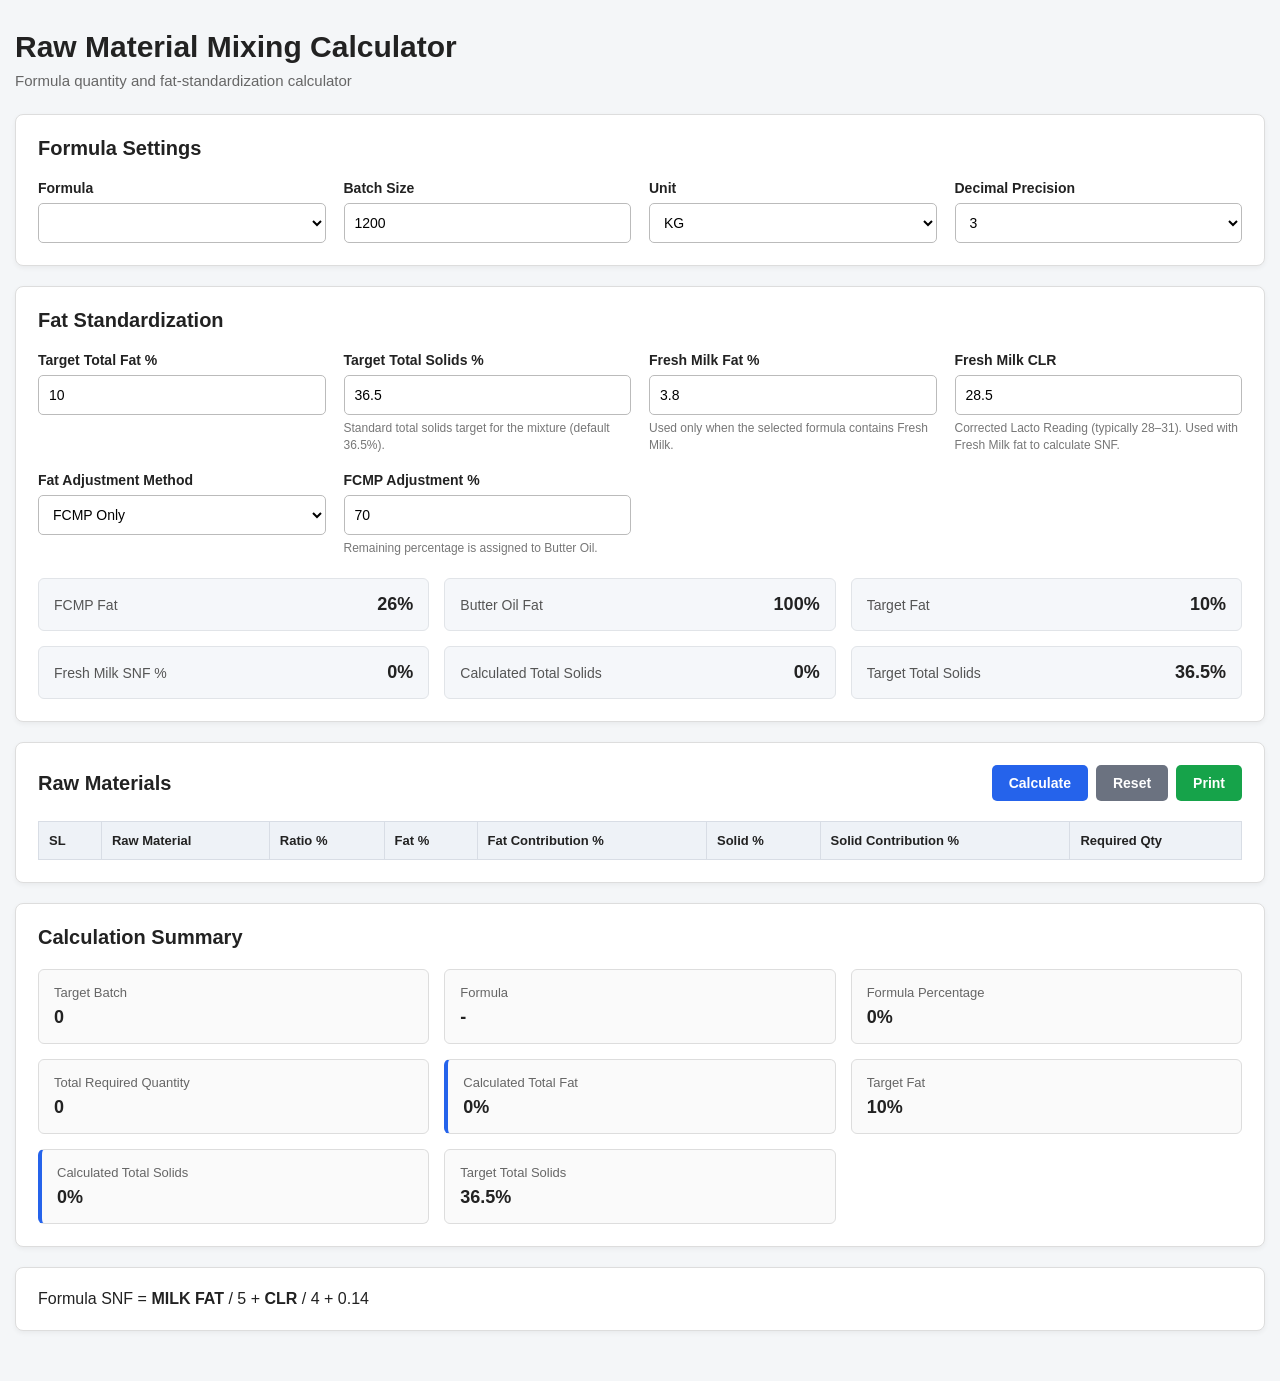
<file: index.html>
<!doctype html>
<html lang="en">
  <head>
    <meta charset="UTF-8" />
    <meta name="viewport" content="width=device-width, initial-scale=1.0" />

    <title>Raw Material Mixing Calculator</title>

    <link rel="stylesheet" href="style.css" />
  </head>

  <body>
    <div class="container">
      <header class="page-header">
        <h1>Raw Material Mixing Calculator</h1>
        <p>Formula quantity and fat-standardization calculator</p>
      </header>

      <!-- =========================================================
         FORMULA SETTINGS
    ========================================================== -->

      <section class="card">
        <h2>Formula Settings</h2>

        <div class="form-grid">
          <div class="form-group">
            <label for="formulaSelect"> Formula </label>

            <select id="formulaSelect"></select>
          </div>

          <div class="form-group">
            <label for="batchSize"> Batch Size </label>

            <input
              type="number"
              id="batchSize"
              value="1200"
              min="0"
              step="0.001"
            />
          </div>

          <div class="form-group">
            <label for="unitSelect"> Unit </label>

            <select id="unitSelect">
              <option value="KG">KG</option>
              <option value="G">G</option>
              <option value="L">L</option>
              <option value="ML">ML</option>
              <option value="PCS">PCS</option>
            </select>
          </div>

          <div class="form-group">
            <label for="decimalSelect"> Decimal Precision </label>

            <select id="decimalSelect">
              <option value="0">0</option>
              <option value="1">1</option>
              <option value="2">2</option>
              <option value="3" selected>3</option>
              <option value="4">4</option>
            </select>
          </div>
        </div>
      </section>

      <!-- =========================================================
         FAT STANDARDIZATION
    ========================================================== -->

      <section class="card">
        <h2>Fat Standardization</h2>

        <div class="form-grid">
          <div class="form-group">
            <label for="targetFat"> Target Total Fat % </label>

            <input
              type="number"
              id="targetFat"
              value="10"
              min="0"
              step="0.001"
            />
          </div>

          <div class="form-group">
            <label for="targetSolids"> Target Total Solids % </label>

            <input
              type="number"
              id="targetSolids"
              value="36.5"
              min="0"
              step="0.001"
            />

            <small>
              Standard total solids target for the mixture (default 36.5%).
            </small>
          </div>

          <div class="form-group" id="freshMilkFatGroup">
            <label for="freshMilkFat"> Fresh Milk Fat % </label>

            <input
              type="number"
              id="freshMilkFat"
              value="3.8"
              min="0"
              max="100"
              step="0.001"
            />

            <small>
              Used only when the selected formula contains Fresh Milk.
            </small>
          </div>

          <div class="form-group" id="clrGroup">
            <label for="clrValue"> Fresh Milk CLR </label>

            <input
              type="number"
              id="clrValue"
              value="28.5"
              min="28"
              max="31"
              step="0.01"
            />

            <small>
              Corrected Lacto Reading (typically 28–31). Used with Fresh Milk
              fat to calculate SNF.
            </small>
          </div>

          <div class="form-group">
            <label for="adjustmentMethod"> Fat Adjustment Method </label>

            <select id="adjustmentMethod">
              <option value="fcmp">FCMP Only</option>

              <option value="butter">Butter Oil Only</option>

              <option value="both">SMP + Butter Oil</option>
            </select>
          </div>

          <div class="form-group" id="fcmpRatioGroup">
            <label for="fcmpRatio"> FCMP Adjustment % </label>

            <input
              type="number"
              id="fcmpRatio"
              value="70"
              min="0"
              max="100"
              step="1"
            />

            <small> Remaining percentage is assigned to Butter Oil. </small>
          </div>
        </div>

        <div class="fat-info">
          <div class="fat-info-item">
            <span>FCMP Fat</span>
            <strong>26%</strong>
          </div>

          <div class="fat-info-item">
            <span>Butter Oil Fat</span>
            <strong>100%</strong>
          </div>

          <div class="fat-info-item">
            <span>Target Fat</span>
            <strong id="targetFatDisplay">10%</strong>
          </div>

          <div class="fat-info-item">
            <span>Fresh Milk SNF %</span>
            <strong id="snfDisplay">0%</strong>
          </div>

          <div class="fat-info-item">
            <span>Calculated Total Solids</span>
            <strong id="totalSolidsDisplay">0%</strong>
          </div>

          <div class="fat-info-item">
            <span>Target Total Solids</span>
            <strong id="targetSolidsDisplay">36.5%</strong>
          </div>
        </div>
      </section>

      <!-- =========================================================
         MATERIAL TABLE
    ========================================================== -->

      <section class="card">
        <div class="section-header">
          <h2>Raw Materials</h2>

          <div class="button-group">
            <button type="button" class="btn btn-primary" onclick="calculate()">
              Calculate
            </button>

            <button
              type="button"
              class="btn btn-secondary"
              onclick="resetCalculator()"
            >
              Reset
            </button>

            <button
              type="button"
              class="btn btn-print"
              onclick="window.print()"
            >
              Print
            </button>
          </div>
        </div>

        <div id="messageBox" class="message-box hidden"></div>

        <div class="table-wrapper">
          <table id="materialTable">
            <thead>
              <tr>
                <th>SL</th>
                <th>Raw Material</th>
                <th>Ratio %</th>
                <th>Fat %</th>
                <th>Fat Contribution %</th>
                <th>Solid %</th>
                <th>Solid Contribution %</th>
                <th>Required Qty</th>
              </tr>
            </thead>

            <tbody id="materialTableBody"></tbody>
          </table>
        </div>
      </section>

      <!-- =========================================================
         SUMMARY
    ========================================================== -->

      <section class="card">
        <h2>Calculation Summary</h2>

        <div class="summary-grid">
          <div class="summary-item">
            <span>Target Batch</span>
            <strong id="summaryBatch">0</strong>
          </div>

          <div class="summary-item">
            <span>Formula</span>
            <strong id="summaryFormula">-</strong>
          </div>

          <div class="summary-item">
            <span>Formula Percentage</span>
            <strong id="summaryPercentage">0%</strong>
          </div>

          <div class="summary-item">
            <span>Total Required Quantity</span>
            <strong id="summaryQuantity">0</strong>
          </div>

          <div class="summary-item fat-summary">
            <span>Calculated Total Fat</span>
            <strong id="summaryFat">0%</strong>
          </div>

          <div class="summary-item">
            <span>Target Fat</span>
            <strong id="summaryTargetFat">10%</strong>
          </div>

          <div class="summary-item fat-summary">
            <span>Calculated Total Solids</span>
            <strong id="summarySolids">0%</strong>
          </div>

          <div class="summary-item">
            <span>Target Total Solids</span>
            <strong id="summaryTargetSolids">36.5%</strong>
          </div>
        </div>
      </section>
      <section class="card">
        <div class="fat-info-formula">
          <span class="formula-label">Formula</span>
          <span class="formula">
            SNF = <b>MILK FAT</b> / 5 + <b>CLR</b> / 4 + 0.14
          </span>
        </div>
      </section>
    </div>

    <script src="mixcalculator.js"></script>
  </body>
</html>
</file>
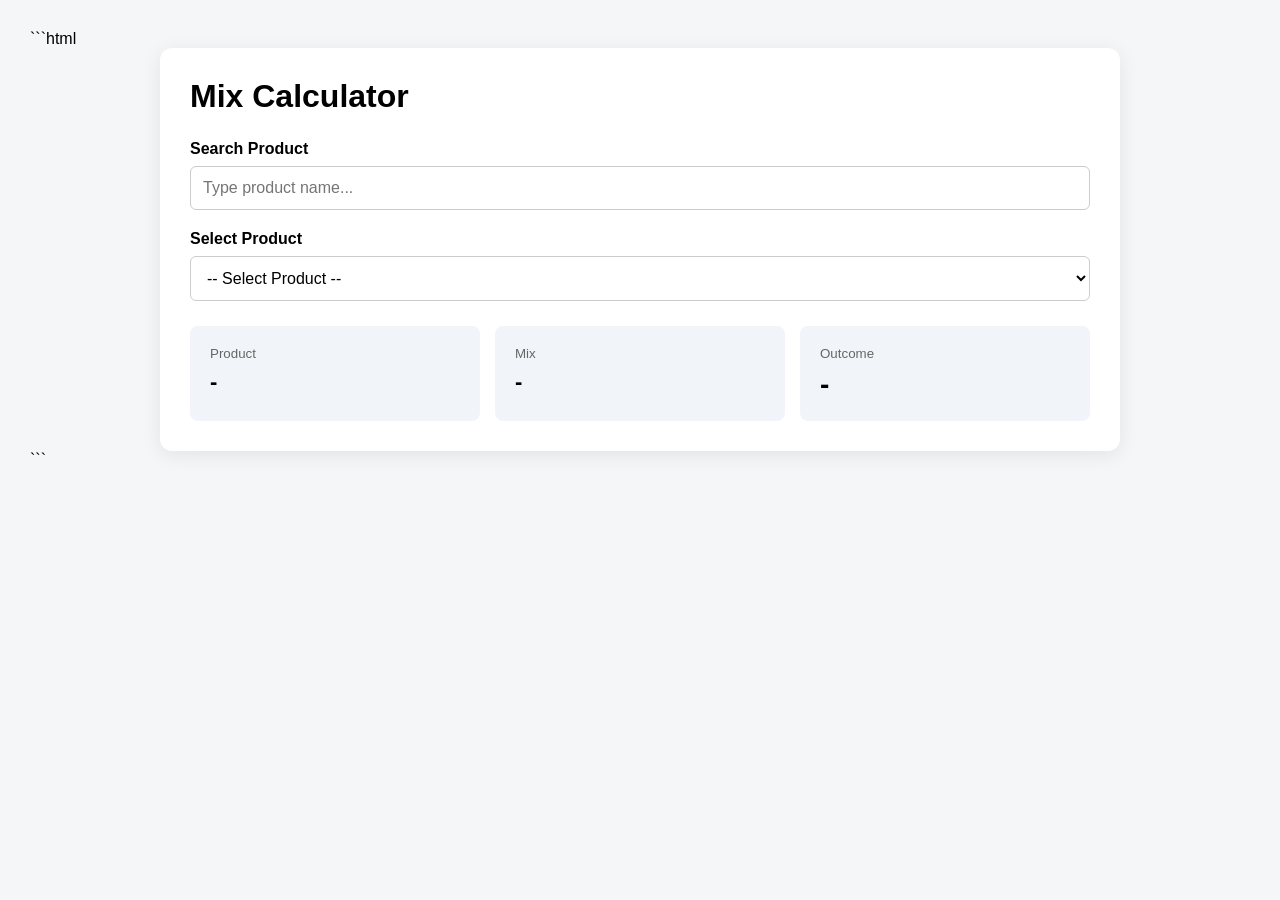
<file: mix_outcome.html>
```html
<!DOCTYPE html>
<html lang="en">
<head>
    <meta charset="UTF-8">
    <meta name="viewport" content="width=device-width, initial-scale=1.0">

    <title>Mix Calculator</title>

    <style>
        body {
            font-family: Arial, sans-serif;
            background: #f5f6f8;
            margin: 0;
            padding: 30px;
        }

        .container {
            max-width: 900px;
            margin: auto;
            background: white;
            padding: 30px;
            border-radius: 12px;
            box-shadow: 0 4px 20px rgba(0,0,0,0.08);
        }

        h1 {
            margin-top: 0;
            margin-bottom: 25px;
        }

        .form-group {
            margin-bottom: 20px;
        }

        label {
            display: block;
            font-weight: bold;
            margin-bottom: 8px;
        }

        select {
            width: 100%;
            padding: 12px;
            border: 1px solid #ccc;
            border-radius: 6px;
            font-size: 16px;
            background: white;
        }

        .result {
            margin-top: 25px;
            display: grid;
            grid-template-columns: repeat(3, 1fr);
            gap: 15px;
        }

        .result-box {
            padding: 20px;
            background: #f1f5f9;
            border-radius: 8px;
        }

        .result-box small {
            display: block;
            color: #666;
            margin-bottom: 8px;
        }

        .result-box strong {
            font-size: 22px;
        }

        .value {
            font-size: 28px !important;
        }

        .search {
            margin-bottom: 15px;
        }

        .search input {
            width: 100%;
            box-sizing: border-box;
            padding: 12px;
            border: 1px solid #ccc;
            border-radius: 6px;
            font-size: 16px;
        }

        @media (max-width: 700px) {
            .result {
                grid-template-columns: 1fr;
            }
        }
    </style>
</head>

<body>

<div class="container">

    <h1>Mix Calculator</h1>

    <div class="form-group">
        <label for="productSearch">Search Product</label>

        <div class="search">
            <input
                type="text"
                id="productSearch"
                placeholder="Type product name..."
            >
        </div>
    </div>

    <div class="form-group">
        <label for="productSelect">Select Product</label>

        <select id="productSelect">
            <option value="">-- Select Product --</option>
        </select>
    </div>

    <div class="result">

        <div class="result-box">
            <small>Product</small>
            <strong id="productResult">-</strong>
        </div>

        <div class="result-box">
            <small>Mix</small>
            <strong id="mixResult">-</strong>
        </div>

        <div class="result-box">
            <small>Outcome</small>
            <strong id="valueResult" class="value">-</strong>
        </div>

    </div>

</div>

<script>

const products = [

    ["Chocbar", "General Mix", 28213],
    ["Chocobar Insta", "Extrusion Mix-Insta", 36694],
    ["SHELL & CORE (mix)", "General Mix", 51129],
    ["SHELL & CORE (lolly)", "Lolly Mix", 43134],
    ["LOLL - Lemon", "Lolly Mix", 19659],
    ["LOLL - Orange", "Lolly Mix", 19659],
    ["Lolly - Lychee", "Lolly Mix", 19659],
    ["Lolly - Kiwi", "Lolly Mix", 20495],
    ["Lolly - Peach", "Lolly Mix", 20446],
    ["Lolly - Watermelon", "Lolly Mix", 19659],

    ["DUDH MALAI", "Dudh Malai Mix", 21818],
    ["EGO", "Ego Mix", 39552],
    ["Mega 80 ml", "Extrusion Mix-Mega", 31055],
    ["Macho", "Extrusion Mix-Mega", 24612],

    ["Almond Split (Exotic Bar)", "Almond Split Mix", 25227],
    ["Swiss Chocolate (Exotic Bar)", "Swiss Chocolate Mix", 25227],

    ["Blueberry Yoghurt (P. Cup)", "Blueberry Yoghurt Mix", 21700],
    ["Kheer Malai (P. Cup)", "Kheer Malai Mix", 21583],
    ["Vanilla Cup", "General Mix", 21818],
    ["Strawberry Regular Cup", "General Mix", 21818],
    ["Chocolate Regular Cup", "General Mix", 21818],
    ["Mango Regular Cup", "General Mix", 21818],

    ["Chocolate Black Forest (P. Cup)", "Black Forest Mix", 20668],
    ["Ice Café (P. Cup)", "Ice Café Mix", 20137],
    ["Nutricks (P. Cup)", "Nutricks Mix", 20913],
    ["Igloo Doi (P. Cup)", "Doi Mix", 21067],
    ["Strawberry Chees Cake (P. Cup)", "Strawberry Chees Cake Mix", 23800],
    ["French Vanilla (P. Cup)", "French Vanilla Mix", 20641],

    ["Red Velvet 100 Ml (Paper Cup)", "Red Velvet Mix", null],

    ["SS Chocolate Cheers", "General Mix", 20202],
    ["Snow Ball", "General Mix", 21818],
    ["Mango Magic", "General Mix", 18909],
    ["Cornelli Classic", "General Mix", 23455],
    ["Cornelli Classic - Mini", "General Mix", 30022],

    ["Belgian Chocolate Cone", "Belgian Mix", 26059],
    ["Belgian Chocolate Cone - Mini", "Belgian Mix", 32340],

    ["Vanilla 0.5L", "General Mix", 4364],
    ["Strawberry 0.5L", "General Mix", 4364],
    ["Mango 0.5L", "General Mix", 4727],
    ["Chocolate 0.5L", "General Mix", 4727],
    ["Shahi Kulfi - 1/2 L", "General Mix", 4584],
    ["Zero Vanilla - 1/2 L", "Zero Vanilla Mix", 4040],
    ["Nawabi Mithai - 1/2 L", "General Mix", 4679],

    ["Vanilla 1L", "General Mix", 2182],
    ["Strawberry 1L", "General Mix", 2182],
    ["Chocolate 1L", "General Mix", 2364],
    ["Mango 1L", "General Mix", 2364],
    ["Kheer Malai -1 L", "Kheer Malai Mix", 2159],
    ["Rash Malai - 1 L", "Rash Malai Mix", 4458],
    ["Butter Scotch - 1 L", "General Mix", 2100],
    ["Doi - 1 L", "Doi Mix", 2107],
    ["Nawabi Mithai - 1 L", "General Mix", 2303],
    ["Blueberry Yoghurt - 1 L", "Blueberry Yoghurt Mix", 2170],
    ["Ambrosia - 1 L", "General Mix", 2100],
    ["B. Pecan - 1 L", "B Pecan Mix", 2111],
    ["Ice Café - 1 L", "Ice Café Mix", 2025],
    ["Nutricks - 1 L", "Nutricks Mix", 2091],
    ["Strawberry Cheesecake - 1 L", "Strawberry Cheesecake Mix", 2398],
    ["French Vanilla - 1 L", "French Vanilla Mix", 2064],
    ["Red Velvet - 1 L", "Red Velvet Mix", 2102],

    ["D/S Mango Melody", "General Mix", 2397],
    ["D/S Strawberry Sparkle", "General Mix", 2297],
    ["D/S Chocolate Cheers", "General Mix", 2397],
    ["D/S Caramel Combo", "General Mix", 2297],

    ["1 L Cake", "General Mix", 2309],

    ["Vanilla 2L", "General Mix", 1091],
    ["Strawberry 2L", "General Mix", 1091],
    ["Chocolate 2L", "General Mix", 1182],
    ["Mango 2L", "General Mix", 1182],

    ["Vanilla Rich R. Cont.", "General Mix", 436],
    ["Strawberry Strawberry R. Cont.", "General Mix", 436],
    ["Swiss Chocolate R. Cont.", "General Mix", 473],
    ["Mango Mania R. Cont.", "General Mix", 473],

    ["Vanilla Rich", "General Mix", 436],
    ["Swiss Chocolate", "General Mix", 473],
    ["Strawberry Strawberry", "General Mix", 436],
    ["Mango Mania", "General Mix", 473],

    ["Butter Scotch", "General Mix", 413],
    ["Butter Scotch R. Cont.", "General Mix", 413],
    ["Butter Scotch Ribbon (Celebration)", "General Mix", 413],

    ["Ambrosia", "General Mix", 413],
    ["Ambrosia R. Cont.", "General Mix", 413],
    ["Ambrosia (celebration)", "General Mix", 413],

    ["Black Forest", "Black Mix", 405],
    ["Black Forest R. Cont.", "Black Forest R Mix", 405],
    ["Black Forest (Celebration)", "Black Forest Mix", 405],

    ["Chocolate Chips", "General Mix", 393],
    ["Chocolate Chips (Celebration)", "General Mix", 393],
    ["Wild Strawberry", "General Mix", 405],
    ["English Tofee", "General Mix", 405],

    ["French Vanilla (Mi Amore)", "Mi Amore Mix", 382],
    ["Belgian Chocolate (Mi Amore)", "Mi Amore Mix", 382],
    ["Chocolate Chips (Mi Amore)", "Mi Amore Mix", 382],
    ["Black Forest / Choclate Fudge (Mi Amore)", "Mi Amore Mix", 382],
    ["Strawberries & Cream (Mi Amore)", "Mi Amore Mix", 382],
    ["Cream & Cookies (Mi Amore)", "Mi Amore Mix", 382],
    ["Strawberry Swirl (Mi Amore)", "Mi Amore Mix", 382],
    ["Ambrosia /Orange Starburst (Mi Amore)", "Mi Amore Mix", 382],
    ["Caramel Crunch Ribbon (Mi Amore)", "Mi Amore Mix", 382],
    ["Mango Marvel (Mi Amore)", "Mi Amore Mix", 382],
    ["Butter Scotch (Mi Amore)", "Mi Amore Mix", 382],
    ["Hazelnut Chocolate (Mi Amore)", "Mi Amore Mix", 382],

    ["Vanilla Mix", "General Mix", 1200],
    ["Choclate Mix", "General Mix", 1200],
    ["Strawberry Mix", "General Mix", 1200],

    ["Vanilla Softy Mix", "Softy Mix", 600],
    ["Choclate Softy Mix", "Softy Mix", 600],
    ["Strawberry Softy Mix", "Softy Mix", 600],

    ["P.F. Cream & Cookies - 1 L", "Mi Amore Mix", 2116],
    ["P.F. Chocolate Fudge Brownie - 1 L", "Mi Amore Mix", 2230],
    ["ICS - Mango Delight - 1 L", "Mi Amore Mix", 2727],

    ["Mango Layers", "General Mix", 3637],
    ["Mango Fusion", "Mango Fusion Mix", 1515]
];

const productSelect = document.getElementById("productSelect");
const productSearch = document.getElementById("productSearch");

const productResult = document.getElementById("productResult");
const mixResult = document.getElementById("mixResult");
const valueResult = document.getElementById("valueResult");


function populateProducts(filter = "") {

    productSelect.innerHTML =
        '<option value="">-- Select Product --</option>';

    products
        .filter(item =>
            item[0].toLowerCase().includes(filter.toLowerCase())
        )
        .forEach((item, index) => {

            const option = document.createElement("option");

            option.value = index;

            option.textContent = item[0];

            productSelect.appendChild(option);
        });
}


function showResult(index) {

    if (index === "" || index === null) {

        productResult.textContent = "-";
        mixResult.textContent = "-";
        valueResult.textContent = "-";

        return;
    }

    const product = products[index];

    productResult.textContent = product[0];

    mixResult.textContent = product[1];

    valueResult.textContent =
        product[2] !== null
            ? product[2].toLocaleString()
            : "Not Available";
}


productSearch.addEventListener("input", function () {

    populateProducts(this.value);

});


productSelect.addEventListener("change", function () {

    showResult(this.value);

});


populateProducts();

</script>

</body>
</html>
```
</file>
<file: style.css>
/* ============================================================
   GLOBAL
============================================================ */

* {
    box-sizing: border-box;
}


body {
    margin: 0;

    padding: 30px 15px;

    font-family:
        Arial,
        Helvetica,
        sans-serif;

    background: #f4f6f8;

    color: #222;
}


.container {
    max-width: 1250px;

    margin: 0 auto;
}


/* ============================================================
   HEADER
============================================================ */

.page-header {
    margin-bottom: 25px;
}


.page-header h1 {
    margin: 0 0 8px;

    font-size: 30px;
}


.page-header p {
    margin: 0;

    color: #666;

    font-size: 15px;
}


/* ============================================================
   CARD
============================================================ */

.card {
    background: #fff;

    border: 1px solid #ddd;

    border-radius: 8px;

    padding: 22px;

    margin-bottom: 20px;

    box-shadow:
        0 2px 5px rgba(0, 0, 0, 0.05);
}


.card h2 {
    margin: 0 0 20px;

    font-size: 20px;
}


/* ============================================================
   FORM GRID
============================================================ */

.form-grid {
    display: grid;

    grid-template-columns:
        repeat(4, 1fr);

    gap: 18px;
}


.form-group {
    display: flex;

    flex-direction: column;
}


.form-group label {
    font-weight: 600;

    margin-bottom: 7px;

    font-size: 14px;
}


.form-group input,
.form-group select {
    width: 100%;

    height: 40px;

    padding: 8px 10px;

    border: 1px solid #bbb;

    border-radius: 5px;

    font-size: 14px;

    background: #fff;
}


.form-group input:focus,
.form-group select:focus {
    outline: none;

    border-color: #3578e5;

    box-shadow:
        0 0 0 2px rgba(53, 120, 229, 0.12);
}


.form-group small {
    margin-top: 5px;

    color: #777;

    font-size: 12px;

    line-height: 1.4;
}


/* ============================================================
   FAT INFORMATION
============================================================ */

.fat-info {
    display: grid;

    grid-template-columns:
        repeat(3, 1fr);

    gap: 15px;

    margin-top: 22px;
}


.fat-info-item {
    padding: 15px;

    background: #f5f7fa;

    border: 1px solid #e1e4e8;

    border-radius: 6px;

    display: flex;

    justify-content: space-between;

    align-items: center;
}


.fat-info-item span {
    color: #555;

    font-size: 14px;
}


.fat-info-item strong {
    font-size: 18px;
}


/* ============================================================
   SECTION HEADER
============================================================ */

.section-header {
    display: flex;

    justify-content: space-between;

    align-items: center;

    gap: 15px;

    margin-bottom: 20px;
}


.section-header h2 {
    margin: 0;
}


/* ============================================================
   BUTTONS
============================================================ */

.button-group {
    display: flex;

    gap: 8px;

    flex-wrap: wrap;
}


.btn {
    border: none;

    border-radius: 5px;

    padding: 10px 17px;

    cursor: pointer;

    font-size: 14px;

    font-weight: 600;
}


.btn-primary {
    background: #2563eb;

    color: #fff;
}


.btn-secondary {
    background: #6b7280;

    color: #fff;
}


.btn-print {
    background: #16a34a;

    color: #fff;
}


.btn:hover {
    opacity: 0.9;
}


/* ============================================================
   TABLE
============================================================ */

.table-wrapper {
    overflow-x: auto;
}


table {
    width: 100%;

    border-collapse: collapse;

    min-width: 950px;
}


thead th {
    background: #eef2f7;

    border: 1px solid #d8dde5;

    padding: 11px 10px;

    text-align: left;

    font-size: 13px;

    white-space: nowrap;
}


tbody td {
    border: 1px solid #e0e3e7;

    padding: 10px;

    font-size: 14px;
}


tbody tr:nth-child(even) {
    background: #fafafa;
}


tbody tr:hover {
    background: #f1f5f9;
}


.number-cell {
    text-align: right;

    white-space: nowrap;
}


.required-quantity {
    font-weight: 600;
}


.qty-ltr {
    display: inline-block;

    margin-top: 2px;

    font-weight: 400;

    font-size: 12px;

    color: #666;
}


/* ============================================================
   SUMMARY
============================================================ */

.summary-grid {
    display: grid;

    grid-template-columns:
        repeat(3, 1fr);

    gap: 15px;
}


.summary-item {
    border: 1px solid #ddd;

    border-radius: 6px;

    padding: 15px;

    background: #fafafa;
}


.summary-item span {
    display: block;

    color: #666;

    font-size: 13px;

    margin-bottom: 7px;
}


.summary-item strong {
    font-size: 18px;
}


.fat-summary {
    border-left: 4px solid #2563eb;
}


/* ============================================================
   MESSAGE
============================================================ */

.message-box {
    padding: 12px 15px;

    border-radius: 5px;

    margin-bottom: 18px;

    font-size: 14px;

    line-height: 1.5;
}


.message-box.warning {
    background: #fff7ed;

    border: 1px solid #fed7aa;

    color: #9a3412;
}


.message-box.error {
    background: #fef2f2;

    border: 1px solid #fecaca;

    color: #991b1b;
}


.hidden {
    display: none !important;
}


/* ============================================================
   RESPONSIVE
============================================================ */

@media (max-width: 900px) {

    .form-grid {
        grid-template-columns:
            repeat(2, 1fr);
    }


    .summary-grid {
        grid-template-columns:
            repeat(2, 1fr);
    }

}


@media (max-width: 600px) {

    body {
        padding: 15px 10px;
    }


    .card {
        padding: 15px;
    }


    .form-grid {
        grid-template-columns: 1fr;
    }


    .fat-info {
        grid-template-columns: 1fr;
    }


    .summary-grid {
        grid-template-columns: 1fr;
    }


    .section-header {
        flex-direction: column;

        align-items: flex-start;
    }


    .page-header h1 {
        font-size: 24px;
    }

}


/* ============================================================
   PRINT
============================================================ */

@media print {

    body {
        background: #fff;

        padding: 0;
    }


    .card {
        box-shadow: none;

        border: 1px solid #aaa;

        break-inside: avoid;
    }


    .button-group {
        display: none;
    }


    .form-group input,
    .form-group select {
        border: none;

        padding-left: 0;

        background: transparent;
    }


    .message-box {
        display: none;
    }

}
</file>
